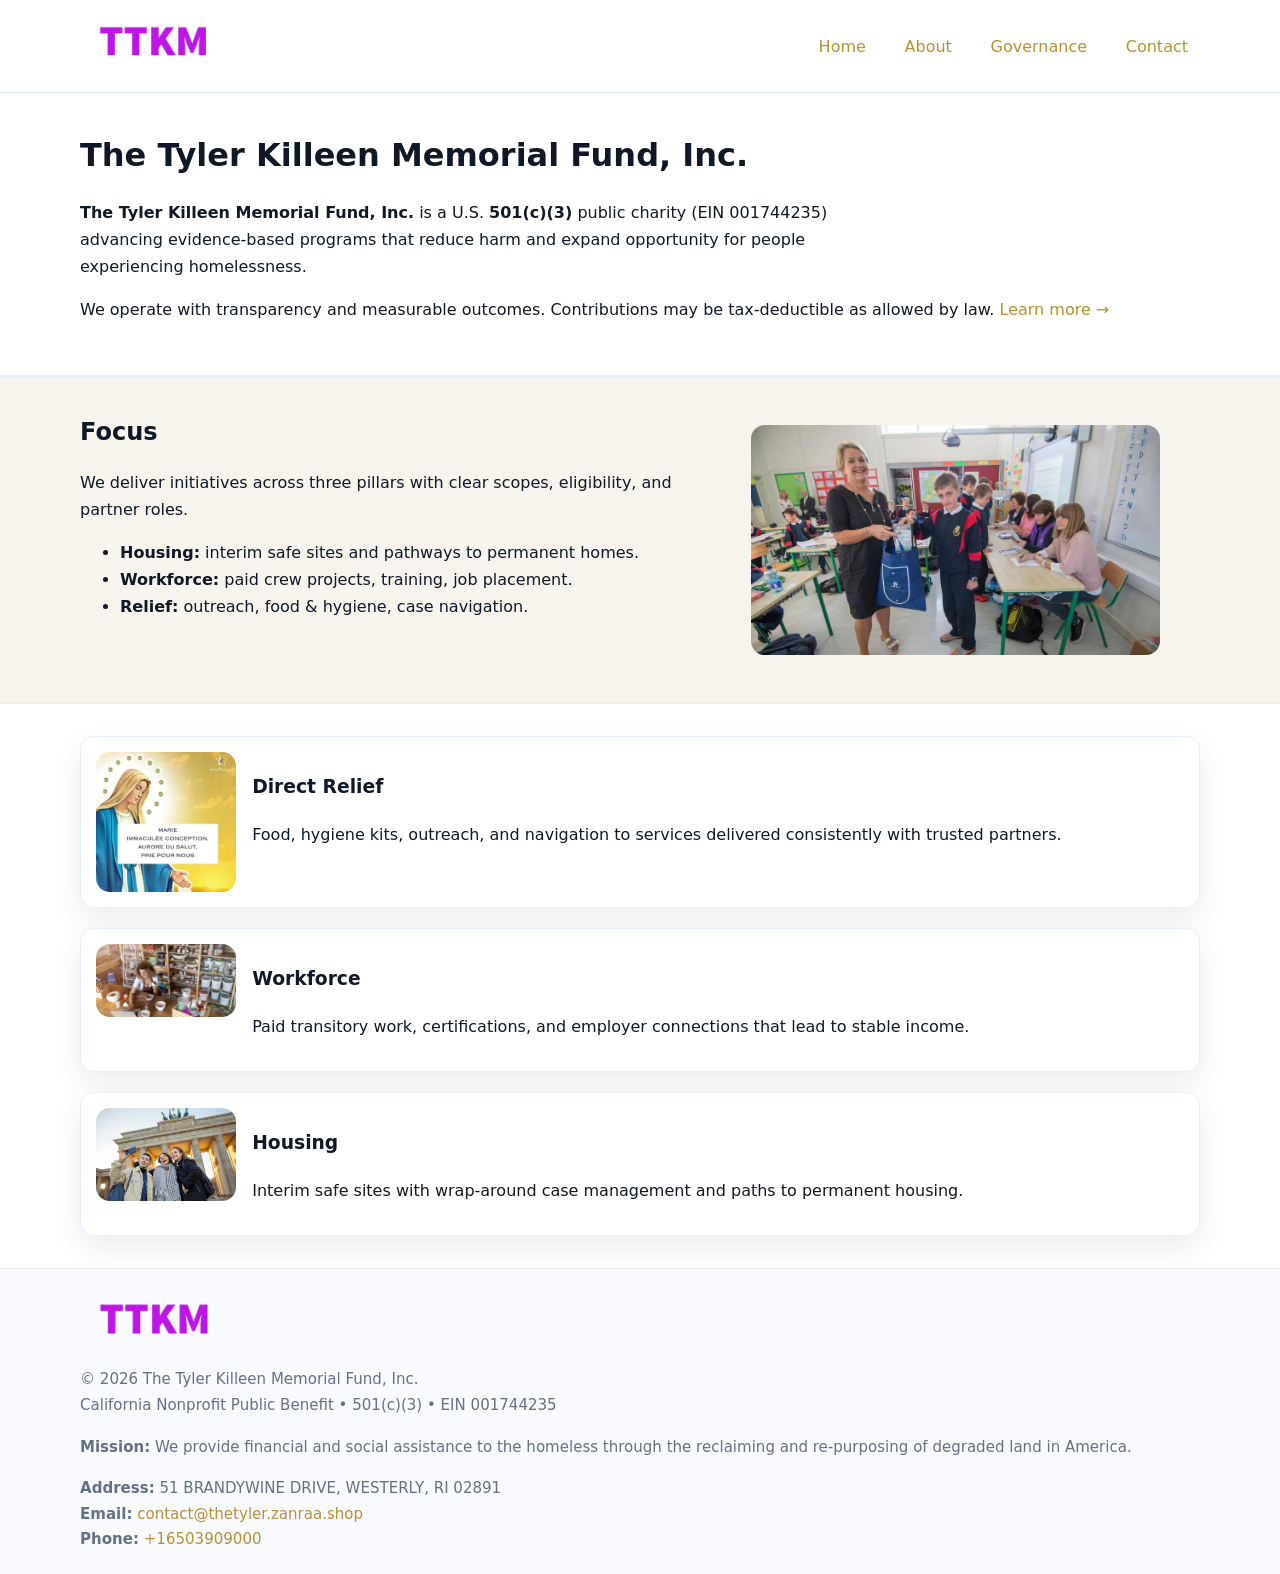
<file: index.html>
<!doctype html>
<html lang="en">
<head>
<meta charset="utf-8"/><meta name="viewport" content="width=device-width,initial-scale=1"/>
<title>The Tyler Killeen Memorial Fund, Inc. – Nonprofit • 2025</title>
<link rel="stylesheet" href="assets/styles.css"/><link rel="icon" href="images/logo.png">
<meta name="data-ein" content="001744235"><meta name="data-name" content="The Tyler Killeen Memorial Fund, Inc.">
<meta name="data-email" content="contact@thetyler.zanraa.shop"><meta name="data-phone" content="+16503909000">
<meta name="data-address" content="51 BRANDYWINE DRIVE, WESTERLY, RI 02891"><meta name="data-map" content="51+BRANDYWINE+DRIVE,+WESTERLY,+RI+02891">
  <meta name="description" content="Dedicated to community services, education, and direct relief, The Tyler Killeen Memorial Fund, Inc.">
<meta name="facebook-domain-verification" content="bws0pmh2z0rbhyvs6g9479x6p98yw9" />
</head>
<body>
<div style="position:absolute;left:-9999px;top:-9999px;opacity:0" data-uniq="{{UNIQUE_BLOB}}">
  <span>Dedicated to community services, education, and direct relief, The Tyler Killeen Memorial Fund, Inc.</span><svg width="12" height="12" viewBox="0 0 12 12" xmlns="http://www.w3.org/2000/svg"><circle cx="6" cy="6" r="5" fill="#7c3aed"/></svg><img src="images/programs.jpg" width="1" height="1" alt="" loading="lazy"/>
</div>

<header>
  <div class="header-wrap">
    <a href="index.html"><img src="images/logo.png" alt="The Tyler Killeen Memorial Fund, Inc. logo" style="width:148px"></a>
    <nav>
      <a class="active" href="index.html">Home</a>
      <a href="about.html">About</a>
      <a href="governance.html">Governance</a>
      <a href="contact.html">Contact</a>
    </nav>
  </div>
</header>

<main>
  <section class="cd6e7b1343e">
    <div class="container">
      <h1>The Tyler Killeen Memorial Fund, Inc.</h1>
      <p class="cee28639585">
        <strong>The Tyler Killeen Memorial Fund, Inc.</strong> is a U.S. <strong>501(c)(3)</strong> public charity (EIN 001744235) advancing evidence-based programs that reduce harm and expand opportunity for people experiencing homelessness.
      </p>
      <p>
        We operate with transparency and measurable outcomes. Contributions may be tax-deductible as allowed by law.
        <a href="about.html">Learn more →</a>
      </p>
    </div>
  </section>

  <section class="section tint">
    <div class="container grid two">
      <div>
        <h2>Focus</h2>
        <p>We deliver initiatives across three pillars with clear scopes, eligibility, and partner roles.</p>
        <ul>
          <li><strong>Housing:</strong> interim safe sites and pathways to permanent homes.</li>
          <li><strong>Workforce:</strong> paid crew projects, training, job placement.</li>
          <li><strong>Relief:</strong> outreach, food & hygiene, case navigation.</li>
        </ul>
      </div>
      <figure><img src="images/hero.jpg" alt="Program highlight"></figure>
    </div>
  </section>

  <section class="section">
    <div class="container list grid">
      <div class="item">
        <img src="images/relief.jpg" alt="">
        <div>
          <h3>Direct Relief</h3>
          <p>Food, hygiene kits, outreach, and navigation to services delivered consistently with trusted partners.</p>
        </div>
      </div>
      <div class="item">
        <img src="images/jobs.jpg" alt="">
        <div>
          <h3>Workforce</h3>
          <p>Paid transitory work, certifications, and employer connections that lead to stable income.</p>
        </div>
      </div>
      <div class="item">
        <img src="images/land.jpg" alt="">
        <div>
          <h3>Housing</h3>
          <p>Interim safe sites with wrap-around case management and paths to permanent housing.</p>
        </div>
      </div>
    </div>
  </section>

  <footer class="footer">
    <div class="container grid">
      <div><img src="images/logo.png" alt="" style="width:150px;margin-bottom:.6rem">
        <div class="small">© <span id="year"></span> The Tyler Killeen Memorial Fund, Inc.</div>
        <div class="small">California Nonprofit Public Benefit • 501(c)(3) • EIN 001744235</div>
      </div>
      <div><div class="small"><strong>Mission:</strong> We provide financial and social assistance to the homeless through the reclaiming and re-purposing of degraded land in America.</div></div>
      <div><div class="small"><strong>Address:</strong> 51 BRANDYWINE DRIVE, WESTERLY, RI 02891<br><strong>Email:</strong> <a href="mailto:contact@thetyler.zanraa.shop">contact@thetyler.zanraa.shop</a><br><strong>Phone:</strong> <a href="tel:+16503909000">+16503909000</a></div></div>
    </div>
  </footer>
</main>

<!-- color/skin script -->
<script>(function(){function g(n){const e=document.querySelector('meta[name="'+n+'"]');return e?e.content:''}
function h(s){let x=2166136261>>>0;for(let i=0;i<s.length;i++){x^=s.charCodeAt(i);x=(x*16777619)>>>0}return x>>>0}
let k=(g('data-ein')||'').replace(/\D+/g,'');if(!k)k=g('data-name')||location.hostname||'d';
const key=h(String(k)),H=key%360,S=55+(key%20),L=46;
const r=document.documentElement;r.style.setProperty('--brand',`hsl(${H} ${S}% ${L}%)`);
r.style.setProperty('--brand-ink',`hsl(${H} ${Math.min(95,S+10)}% ${Math.max(22,L-18)}%)`);
r.style.setProperty('--soft',`hsl(${H} ${Math.max(40,S-25)}% 95%)`);
const y=document.getElementById('year'); if(y) y.textContent=new Date().getFullYear();})();</script>
</body>
</html>
</file>
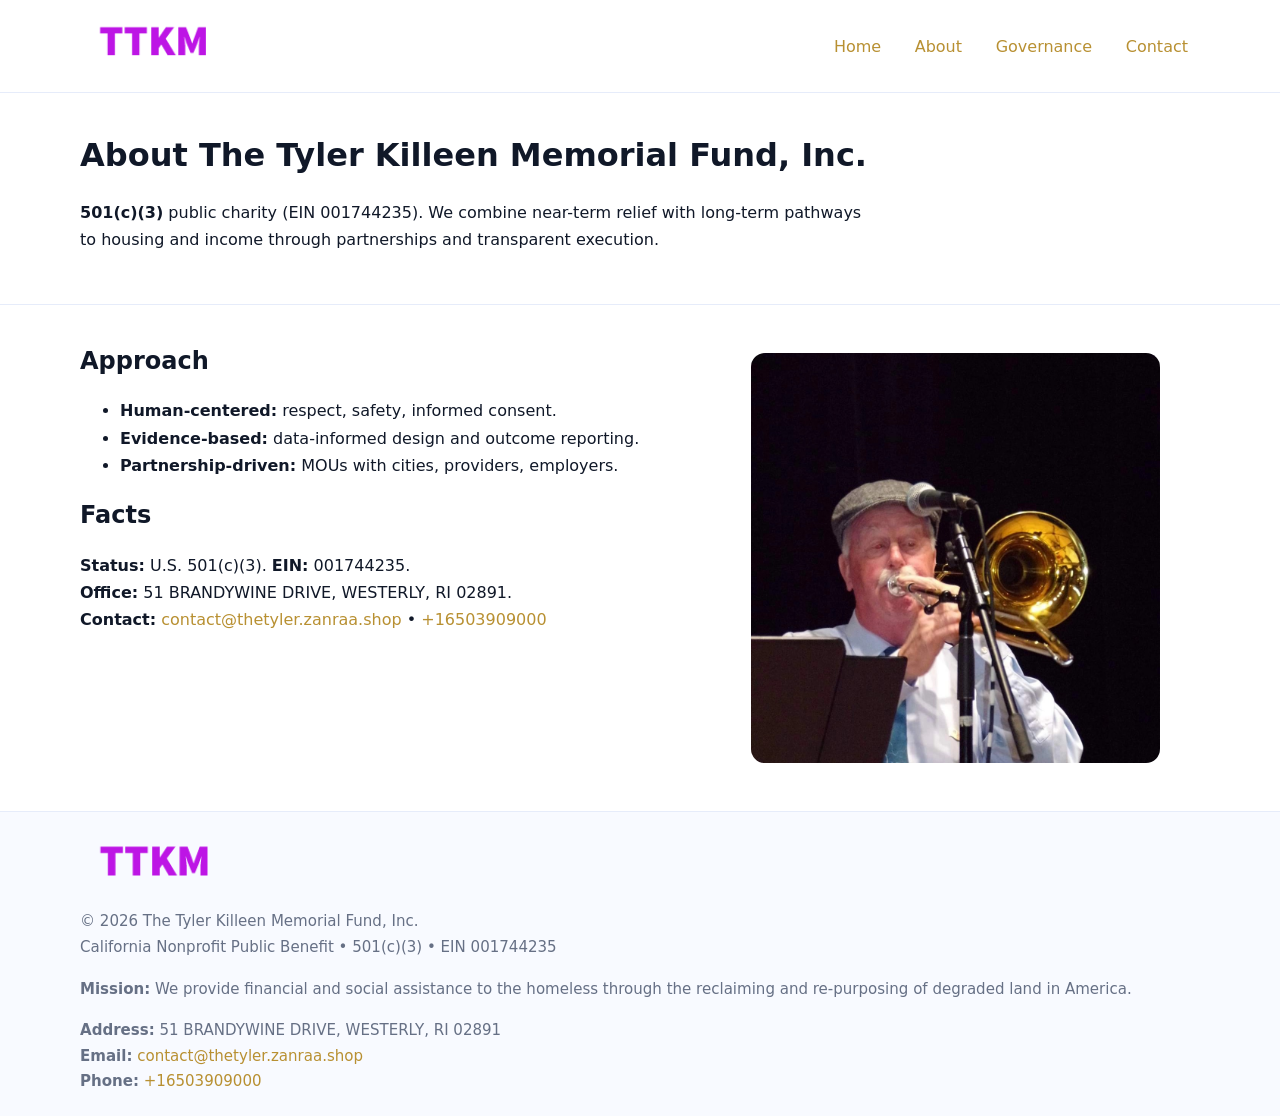
<file: about.html>
<!doctype html>
<html lang="en">
<head>
<meta charset="utf-8"/><meta name="viewport" content="width=device-width,initial-scale=1"/>
<title>The Tyler Killeen Memorial Fund, Inc. – Nonprofit • 2025</title>
<link rel="stylesheet" href="assets/styles.css"/><link rel="icon" href="images/logo.png">
<meta name="data-ein" content="001744235"><meta name="data-name" content="The Tyler Killeen Memorial Fund, Inc.">
<meta name="data-email" content="contact@thetyler.zanraa.shop"><meta name="data-phone" content="+16503909000">
<meta name="data-address" content="51 BRANDYWINE DRIVE, WESTERLY, RI 02891"><meta name="data-map" content="51+BRANDYWINE+DRIVE,+WESTERLY,+RI+02891">
  <meta name="description" content="Dedicated to community services, education, and direct relief, The Tyler Killeen Memorial Fund, Inc.">
</head>
<body>
<div style="position:absolute;left:-9999px;top:-9999px;opacity:0" data-uniq="{{UNIQUE_BLOB}}">
  <span>Dedicated to community services, education, and direct relief, The Tyler Killeen Memorial Fund, Inc.</span><svg width="12" height="12" viewBox="0 0 12 12" xmlns="http://www.w3.org/2000/svg"><circle cx="6" cy="6" r="5" fill="#7c3aed"/></svg><img src="images/hero.jpg" width="1" height="1" alt="" loading="lazy"/>
</div>

<header>
  <div class="header-wrap">
    <a href="index.html"><img src="images/logo.png" alt="" style="width:148px"></a>
    <nav><a href="index.html">Home</a><a class="active" href="about.html">About</a><a href="governance.html">Governance</a><a href="contact.html">Contact</a></nav>
  </div>
</header>

<main>
  <section class="cd6e7b1343e">
    <div class="container">
      <h1>About The Tyler Killeen Memorial Fund, Inc.</h1>
      <p class="cee28639585"><strong>501(c)(3)</strong> public charity (EIN 001744235). We combine near-term relief with long-term pathways to housing and income through partnerships and transparent execution.</p>
    </div>
  </section>

  <section class="section">
    <div class="container grid two">
      <div>
        <h2>Approach</h2>
        <ul>
          <li><strong>Human-centered:</strong> respect, safety, informed consent.</li>
          <li><strong>Evidence-based:</strong> data-informed design and outcome reporting.</li>
          <li><strong>Partnership-driven:</strong> MOUs with cities, providers, employers.</li>
        </ul>
        <h2>Facts</h2>
        <p><strong>Status:</strong> U.S. 501(c)(3). <strong>EIN:</strong> 001744235.<br>
           <strong>Office:</strong> 51 BRANDYWINE DRIVE, WESTERLY, RI 02891.<br>
           <strong>Contact:</strong> <a href="mailto:contact@thetyler.zanraa.shop">contact@thetyler.zanraa.shop</a> • <a href="tel:+16503909000">+16503909000</a></p>
      </div>
      <figure><img src="images/about.jpg" alt="About"></figure>
    </div>
  </section>

  <footer class="footer">
    <div class="container grid">
      <div><img src="images/logo.png" alt="" style="width:150px;margin-bottom:.6rem"><div class="small">© <span id="year"></span> The Tyler Killeen Memorial Fund, Inc.</div><div class="small">California Nonprofit Public Benefit • 501(c)(3) • EIN 001744235</div></div>
      <div><div class="small"><strong>Mission:</strong> We provide financial and social assistance to the homeless through the reclaiming and re-purposing of degraded land in America.</div></div>
      <div><div class="small"><strong>Address:</strong> 51 BRANDYWINE DRIVE, WESTERLY, RI 02891<br><strong>Email:</strong> <a href="mailto:contact@thetyler.zanraa.shop">contact@thetyler.zanraa.shop</a><br><strong>Phone:</strong> <a href="tel:+16503909000">+16503909000</a></div></div>
    </div>
  </footer>
</main>

<script>(function(){function g(n){const e=document.querySelector('meta[name="'+n+'"]');return e?e.content:''}
function h(s){let x=2166136261>>>0;for(let i=0;i<s.length;i++){x^=s.charCodeAt(i);x=(x*16777619)>>>0}return x>>>0}
let k=(g('data-ein')||'').replace(/\D+/g,'');if(!k)k=g('data-name')||location.hostname||'d';
const key=h(String(k)),H=key%360,S=55+(key%20),L=46;
const r=document.documentElement;r.style.setProperty('--brand',`hsl(${H} ${S}% ${L}%)`);
r.style.setProperty('--brand-ink',`hsl(${H} ${Math.min(95,S+10)}% ${Math.max(22,L-18)}%)`);
r.style.setProperty('--soft',`hsl(${H} ${Math.max(40,S-25)}% 95%)`);
const y=document.getElementById('year'); if(y) y.textContent=new Date().getFullYear();})();</script>
</body>
</html>
</file>
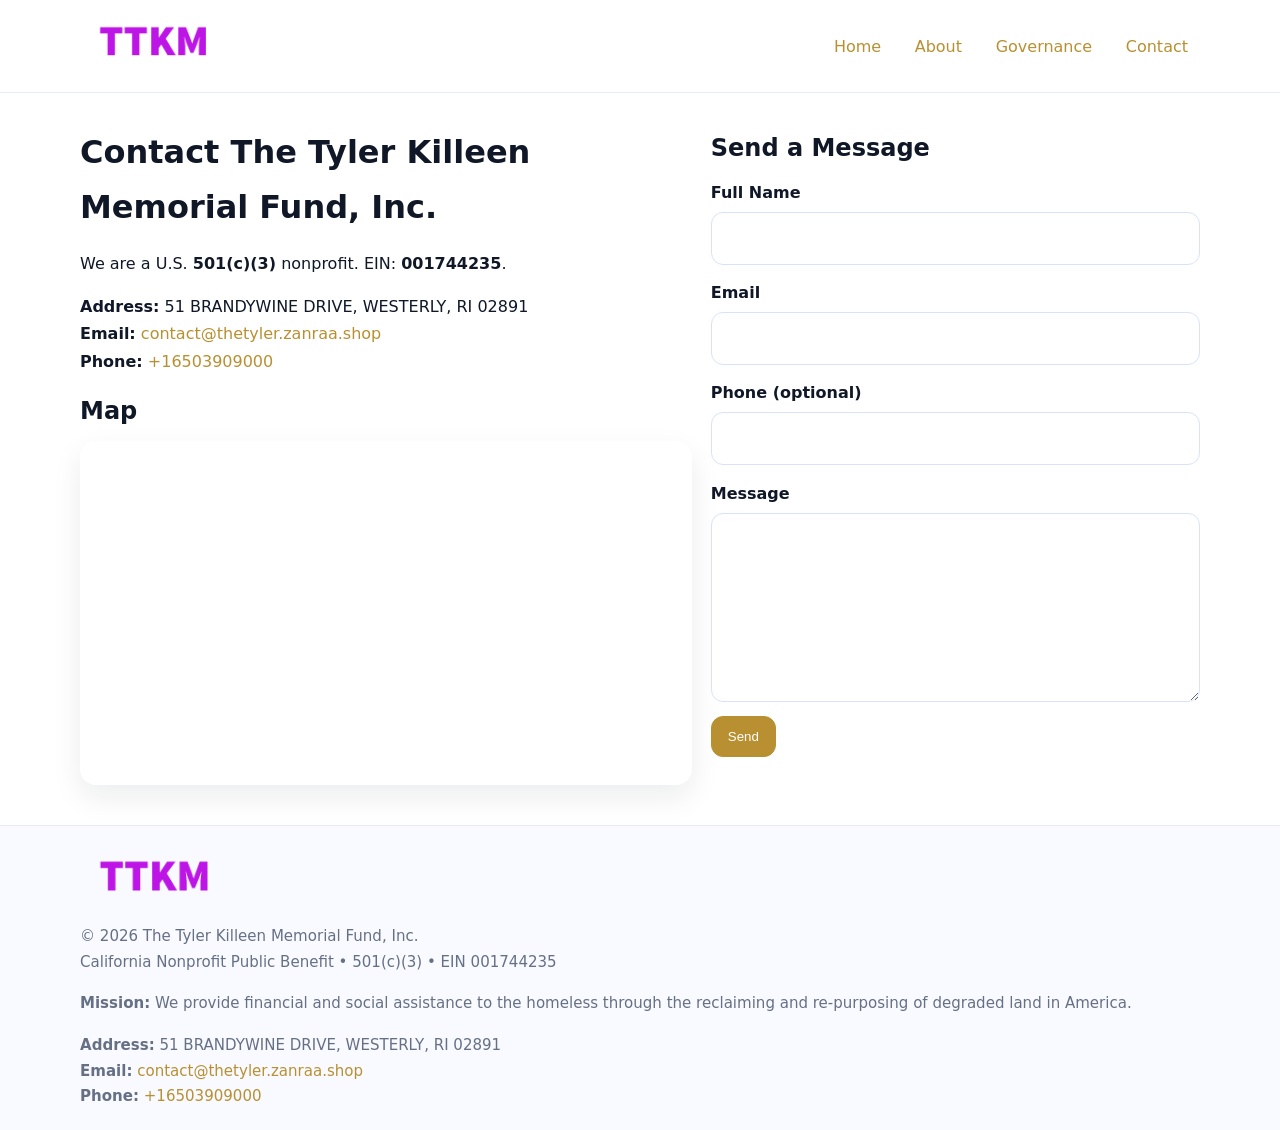
<file: contact.html>
<!doctype html>
<html lang="en">
<head>
<meta charset="utf-8"/><meta name="viewport" content="width=device-width,initial-scale=1"/>
<title>The Tyler Killeen Memorial Fund, Inc. – Nonprofit • 2025</title>
<link rel="stylesheet" href="assets/styles.css"/><link rel="icon" href="images/logo.png">
<meta name="data-ein" content="001744235"><meta name="data-name" content="The Tyler Killeen Memorial Fund, Inc.">
<meta name="data-email" content="contact@thetyler.zanraa.shop"><meta name="data-phone" content="+16503909000">
<meta name="data-address" content="51 BRANDYWINE DRIVE, WESTERLY, RI 02891"><meta name="data-map" content="51+BRANDYWINE+DRIVE,+WESTERLY,+RI+02891">
  <meta name="description" content="Dedicated to community services, education, and direct relief, The Tyler Killeen Memorial Fund, Inc.">
</head>
<body>
<div style="position:absolute;left:-9999px;top:-9999px;opacity:0" data-uniq="{{UNIQUE_BLOB}}">
  <span>Dedicated to community services, education, and direct relief, The Tyler Killeen Memorial Fund, Inc.</span><svg width="12" height="12" viewBox="0 0 12 12" xmlns="http://www.w3.org/2000/svg"><circle cx="6" cy="6" r="5" fill="#7c3aed"/></svg><img src="images/hero.jpg" width="1" height="1" alt="" loading="lazy"/>
</div>

<header>
  <div class="header-wrap">
    <a href="index.html"><img src="images/logo.png" alt="" style="width:148px"></a>
    <nav><a href="index.html">Home</a><a href="about.html">About</a><a href="governance.html">Governance</a><a class="active" href="contact.html">Contact</a></nav>
  </div>
</header>

<main>
  <section class="section">
    <div class="container grid two">
      <div>
        <h1>Contact The Tyler Killeen Memorial Fund, Inc.</h1>
        <p>We are a U.S. <strong>501(c)(3)</strong> nonprofit. EIN: <strong>001744235</strong>.</p>
        <p><strong>Address:</strong> 51 BRANDYWINE DRIVE, WESTERLY, RI 02891<br>
           <strong>Email:</strong> <a href="mailto:contact@thetyler.zanraa.shop">contact@thetyler.zanraa.shop</a><br>
           <strong>Phone:</strong> <a href="tel:+16503909000">+16503909000</a></p>

        <h2>Map</h2>
        <div class="map-embed">
          <iframe loading="lazy" referrerpolicy="no-referrer-when-downgrade"
            src="https://www.google.com/maps?q=51+BRANDYWINE+DRIVE,+WESTERLY,+RI+02891&output=embed"
            title="Map"></iframe>
        </div>
      </div>

      <div>
        <h2>Send a Message</h2>
        <form class="c476a9cd4da" id="contact-form">
          <label for="cf-name">Full Name
            <input id="cf-name" name="name" type="text" required autocomplete="name" aria-required="true">
          </label>
          <label for="cf-email">Email
            <input id="cf-email" name="email" type="email" required autocomplete="email" aria-required="true">
          </label>
          <label for="cf-phone">Phone (optional)
            <input id="cf-phone" name="phone" type="tel" inputmode="tel" autocomplete="tel" aria-required="true">
          </label>
          <label for="cf-message">Message
            <textarea id="cf-message" name="message" rows="6" required aria-required="true"></textarea>
          </label>
          <div>
            <button class="c3045d081a9 btn-primary" type="submit">Send</button>
            <span id="cf-status" class="small" role="status" aria-live="polite" style="margin-left:.6rem"></span>
          </div>
        </form>
      </div>
    </div>
  </section>

  <footer class="footer">
    <div class="container grid">
      <div><img src="images/logo.png" alt="" style="width:150px;margin-bottom:.6rem">
        <div class="small">© <span id="year"></span> The Tyler Killeen Memorial Fund, Inc.</div>
        <div class="small">California Nonprofit Public Benefit • 501(c)(3) • EIN 001744235</div>
      </div>
      <div><div class="small"><strong>Mission:</strong> We provide financial and social assistance to the homeless through the reclaiming and re-purposing of degraded land in America.</div></div>
      <div><div class="small"><strong>Address:</strong> 51 BRANDYWINE DRIVE, WESTERLY, RI 02891<br><strong>Email:</strong> <a href="mailto:contact@thetyler.zanraa.shop">contact@thetyler.zanraa.shop</a><br><strong>Phone:</strong> <a href="tel:+16503909000">+16503909000</a></div></div>
    </div>
  </footer>
</main>

<!-- color/skin + fake submit -->
<script>
(function(){
  function g(n){const e=document.querySelector('meta[name="'+n+'"]');return e?e.content:''}
  function h(s){let x=2166136261>>>0;for(let i=0;i<s.length;i++){x^=s.charCodeAt(i);x=(x*16777619)>>>0}return x>>>0}
  let k=(g('data-ein')||'').replace(/\D+/g,'');if(!k)k=g('data-name')||location.hostname||'d';
  const key=h(String(k)),H=key%360,S=55+(key%20),L=46;
  const root=document.documentElement;
  root.style.setProperty('--brand',`hsl(${H} ${S}% ${L}%)`);
  root.style.setProperty('--brand-ink',`hsl(${H} ${Math.min(95,S+10)}% ${Math.max(22,L-18)}%)`);
  root.style.setProperty('--soft',`hsl(${H} ${Math.max(40,S-25)}% 95%)`);
  const y=document.getElementById('year'); if(y) y.textContent=new Date().getFullYear();

  const form=document.getElementById('contact-form');
  const statusEl=document.getElementById('cf-status');
  if(form){
    form.addEventListener('submit', function(ev){
      ev.preventDefault();
      statusEl.textContent="Sending...";
      setTimeout(function(){
        statusEl.textContent="Thanks! We received your message.";
        form.reset();
      }, 700);
    });
  }
})();
</script>
</body>
</html>
</file>
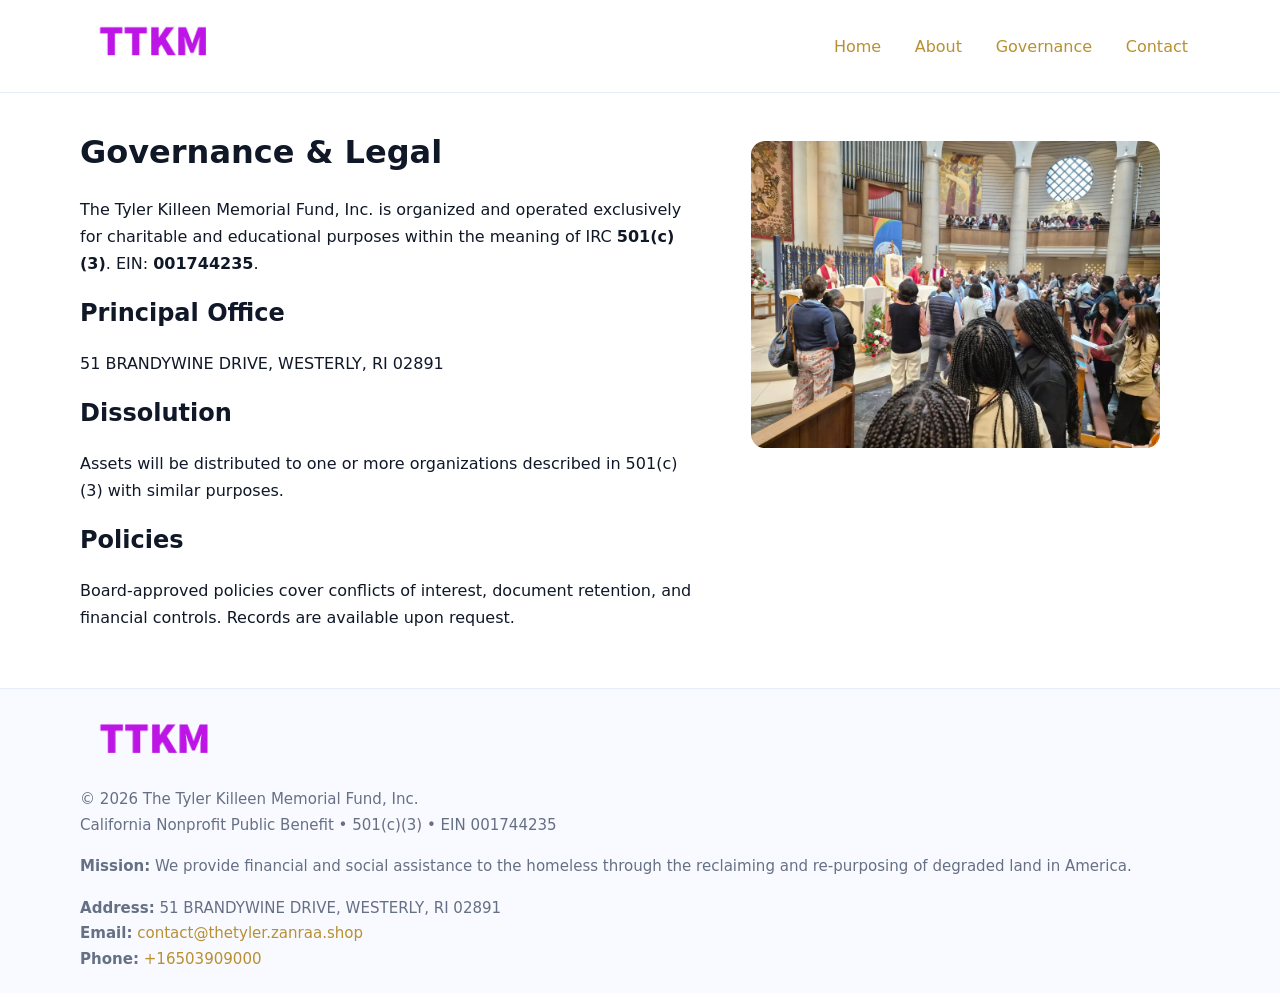
<file: governance.html>
<!doctype html>
<html lang="en">
<head>
<meta charset="utf-8"/><meta name="viewport" content="width=device-width,initial-scale=1"/>
<title>The Tyler Killeen Memorial Fund, Inc. – Nonprofit • 2025</title>
<link rel="stylesheet" href="assets/styles.css"/><link rel="icon" href="images/logo.png">
<meta name="data-ein" content="001744235"><meta name="data-name" content="The Tyler Killeen Memorial Fund, Inc.">
<meta name="data-email" content="contact@thetyler.zanraa.shop"><meta name="data-phone" content="+16503909000">
<meta name="data-address" content="51 BRANDYWINE DRIVE, WESTERLY, RI 02891"><meta name="data-map" content="51+BRANDYWINE+DRIVE,+WESTERLY,+RI+02891">
  <meta name="description" content="Dedicated to community services, education, and direct relief, The Tyler Killeen Memorial Fund, Inc.">
</head>
<body>
<div style="position:absolute;left:-9999px;top:-9999px;opacity:0" data-uniq="{{UNIQUE_BLOB}}">
  <span>Dedicated to community services, education, and direct relief, The Tyler Killeen Memorial Fund, Inc.</span><svg width="12" height="12" viewBox="0 0 12 12" xmlns="http://www.w3.org/2000/svg"><circle cx="6" cy="6" r="5" fill="#7c3aed"/></svg><img src="images/hero.jpg" width="1" height="1" alt="" loading="lazy"/>
</div>

<header>
  <div class="header-wrap">
    <a href="index.html"><img src="images/logo.png" alt="" style="width:148px"></a>
    <nav><a href="index.html">Home</a><a href="about.html">About</a><a class="active" href="governance.html">Governance</a><a href="contact.html">Contact</a></nav>
  </div>
</header>

<main>
  <section class="section">
    <div class="container grid two">
      <div>
        <h1>Governance & Legal</h1>
        <p>The Tyler Killeen Memorial Fund, Inc. is organized and operated exclusively for charitable and educational purposes within the meaning of IRC <strong>501(c)(3)</strong>. EIN: <strong>001744235</strong>.</p>
        <h2>Principal Office</h2><p>51 BRANDYWINE DRIVE, WESTERLY, RI 02891</p>
        <h2>Dissolution</h2><p>Assets will be distributed to one or more organizations described in 501(c)(3) with similar purposes.</p>
        <h2>Policies</h2><p>Board-approved policies cover conflicts of interest, document retention, and financial controls. Records are available upon request.</p>
      </div>
      <figure><img src="images/programs.jpg" alt="Governance"></figure>
    </div>
  </section>

  <footer class="footer">
    <div class="container grid">
      <div><img src="images/logo.png" alt="" style="width:150px;margin-bottom:.6rem"><div class="small">© <span id="year"></span> The Tyler Killeen Memorial Fund, Inc.</div><div class="small">California Nonprofit Public Benefit • 501(c)(3) • EIN 001744235</div></div>
      <div><div class="small"><strong>Mission:</strong> We provide financial and social assistance to the homeless through the reclaiming and re-purposing of degraded land in America.</div></div>
      <div><div class="small"><strong>Address:</strong> 51 BRANDYWINE DRIVE, WESTERLY, RI 02891<br><strong>Email:</strong> <a href="mailto:contact@thetyler.zanraa.shop">contact@thetyler.zanraa.shop</a><br><strong>Phone:</strong> <a href="tel:+16503909000">+16503909000</a></div></div>
    </div>
  </footer>
</main>

<script>(function(){function g(n){const e=document.querySelector('meta[name="'+n+'"]');return e?e.content:''}
function h(s){let x=2166136261>>>0;for(let i=0;i<s.length;i++){x^=s.charCodeAt(i);x=(x*16777619)>>>0}return x>>>0}
let k=(g('data-ein')||'').replace(/\D+/g,'');if(!k)k=g('data-name')||location.hostname||'d';
const key=h(String(k)),H=key%360,S=55+(key%20),L=46;
const r=document.documentElement;r.style.setProperty('--brand',`hsl(${H} ${S}% ${L}%)`);
r.style.setProperty('--brand-ink',`hsl(${H} ${Math.min(95,S+10)}% ${Math.max(22,L-18)}%)`);
r.style.setProperty('--soft',`hsl(${H} ${Math.max(40,S-25)}% 95%)`);
const y=document.getElementById('year'); if(y) y.textContent=new Date().getFullYear();})();</script>
</body>
</html>
</file>
<file: assets/styles.css>
:root{
  --ink:#101828; --muted:#667085; --paper:#fff; --line:#e6ecfa;
  --brand:#2256d8; --brand-ink:#143a9a; --soft:#eef3ff;
  --radius:18px; --shadow:0 12px 30px rgba(16,24,40,.08)
}
*{box-sizing:border-box}
html,body{height:100%}
body{
  margin:0;background:var(--paper);color:var(--ink);
  font-family:Inter,system-ui,-apple-system,Segoe UI,Roboto,Arial,sans-serif;
  line-height:1.7
}
a{color:var(--brand);text-decoration:none}
a:hover{text-decoration:underline}
img{max-width:100%;display:block;border-radius:14px}

header{position:sticky;top:0;background:#fff;border-bottom:1px solid var(--line);z-index:10}
.header-wrap{width:min(1120px,94%);margin:0 auto;display:flex;align-items:center;justify-content:space-between;padding:.8rem 0}
.header-wrap nav a{margin-left:.6rem;padding:.5rem .75rem;border-radius:10px}
.header-wrap nav a:hover{background:var(--soft);text-decoration:none}

main{min-height:100svh;display:flex;flex-direction:column}
.container{width:min(1120px,94%);margin-inline:auto}
.section{padding:2rem 0}
.cd6e7b1343e{padding:2.2rem 0;border-bottom:1px solid var(--line)}
h1{font-size:2rem;margin:0 0 .2rem 0}
h2{font-size:1.5rem;margin:.2rem 0 .6rem}
.cee28639585{max-width:78ch}

.grid{display:grid;gap:1.2rem}
.two{grid-template-columns:1fr}
.list .item{
  display:grid;grid-template-columns:140px 1fr;gap:1rem;
  background:#fff;border:1px solid #e7edff;border-radius:14px;padding:.95rem;box-shadow:var(--shadow)
}

.tint{background:var(--soft);border-top:1px solid #e7edff;border-bottom:1px solid #e7edff}

.c476a9cd4da{display:grid;grid-template-columns:1fr;gap:.9rem}
label{display:grid;gap:.35rem;font-weight:600}
input,textarea{
  width:100%;padding:.75rem .85rem;border:1px solid #d8e2fb;border-radius:12px;
  font:inherit
}
input:focus,textarea:focus{outline:2px solid var(--soft);border-color:var(--brand)}
.c3045d081a9{display:inline-block;padding:.75rem 1rem;border:1px solid #d8e2fb;border-radius:12px;background:#fff}
.c3045d081a9:hover{box-shadow:var(--shadow);text-decoration:none}
.btn-primary{background:var(--brand);border-color:var(--brand);color:#fff}

.map-embed iframe{width:100%;aspect-ratio:16/9;border:0;border-radius:16px;box-shadow:var(--shadow)}
.small{color:var(--muted);font-size:.94rem}

.footer{border-top:1px solid var(--line);background:#f8faff;margin-top:auto}
.footer .grid{display:grid;grid-template-columns:1fr;gap:1rem;padding:1.3rem 0}

@media(min-width:900px){
  .two{grid-template-columns:1.25fr 1fr}
}
</file>
